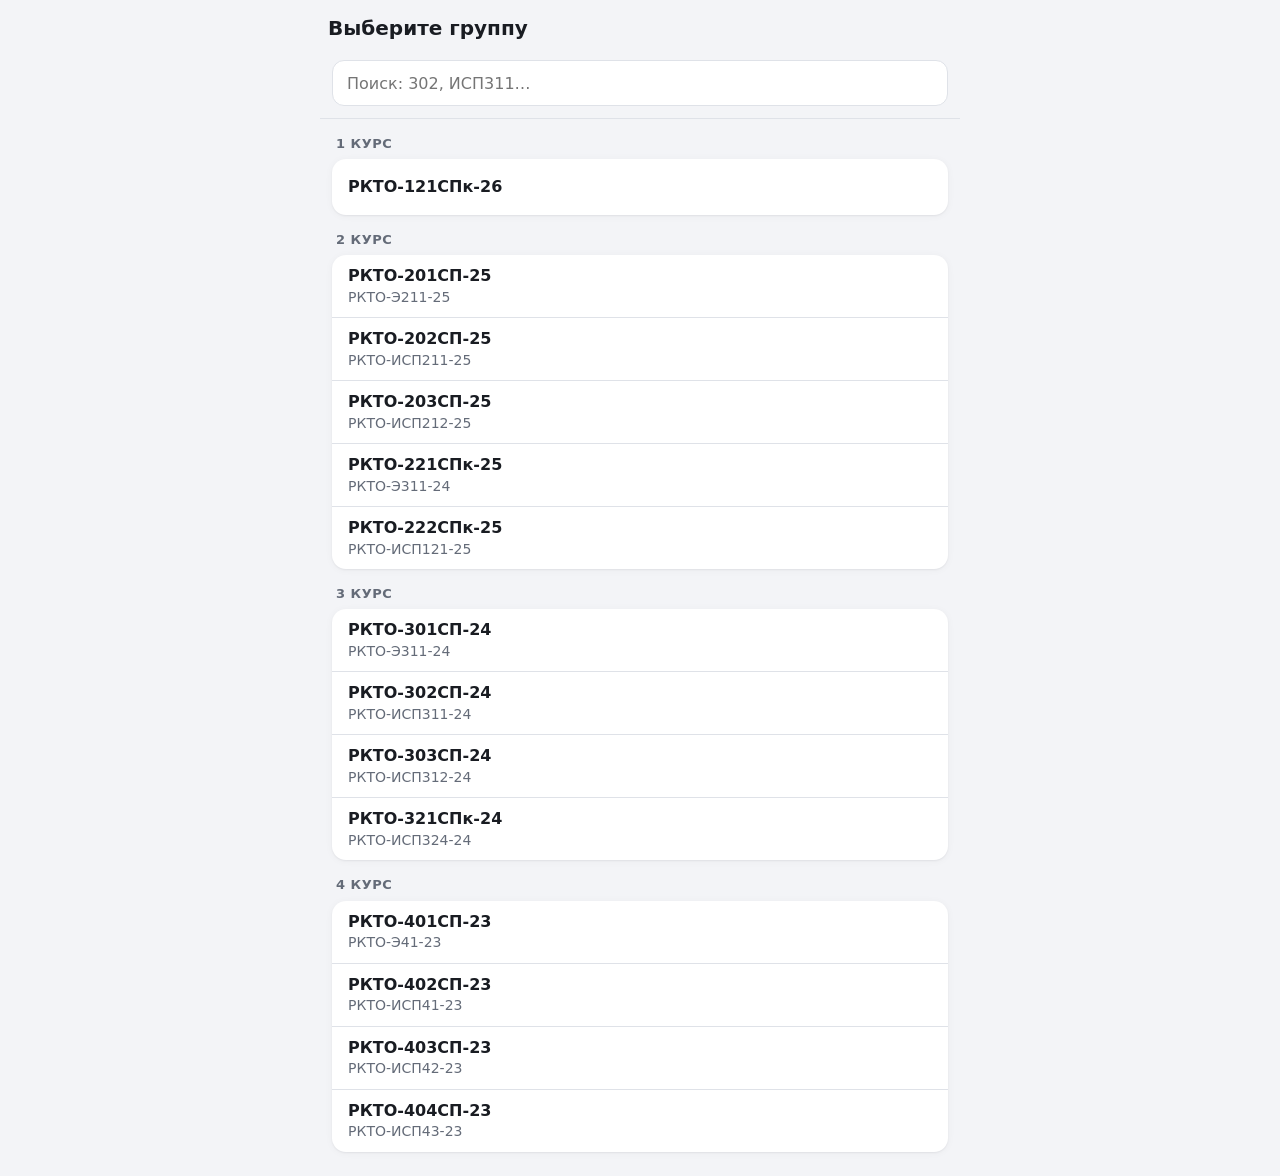
<file: index.html>
<!doctype html>
<html lang="ru">
<head>
  <meta charset="utf-8">
  <!-- viewport-fit=cover: рисуем до краёв экрана iPhone, отступы под "чёлку" — в style.css -->
  <meta name="viewport" content="width=device-width, initial-scale=1, viewport-fit=cover">
  <meta name="color-scheme" content="light dark">
  <title>Расписание</title>

  <!-- Веб-версия (PWA). В APK этих файлов нет — браузер WebView просто пропустит ссылки -->
  <link rel="manifest" href="manifest.webmanifest">
  <link rel="apple-touch-icon" href="icons/icon-180.png">
  <link rel="icon" type="image/png" sizes="192x192" href="icons/icon-192.png">
  <!-- iPhone: при запуске с экрана "Домой" — без адресной строки Safari -->
  <meta name="apple-mobile-web-app-capable" content="yes">
  <meta name="mobile-web-app-capable" content="yes">
  <meta name="apple-mobile-web-app-title" content="Расписание">
  <!-- Строка состояния iOS: "default" — iOS сам рисует её светлой/тёмной под тему системы.
       ("black-translucent" дал бы всегда белый текст — на светлой теме его не видно) -->
  <meta name="apple-mobile-web-app-status-bar-style" content="default">
  <meta name="theme-color" content="#F3F4F7" media="(prefers-color-scheme: light)">
  <meta name="theme-color" content="#101217" media="(prefers-color-scheme: dark)">
  <meta name="format-detection" content="telephone=no">

  <link rel="stylesheet" href="style.css">
</head>
<body>
  <!-- Всё содержимое рисует app.js: один экран за раз -->
  <div id="app"></div>
  <div id="toast" class="toast" role="status" hidden></div>

  <!-- Порядок важен: логика -> данные -> интерфейс -->
  <script src="core.js"></script>
  <script src="schedule-data.js"></script>
  <script src="app.js"></script>
</body>
</html>
</file>
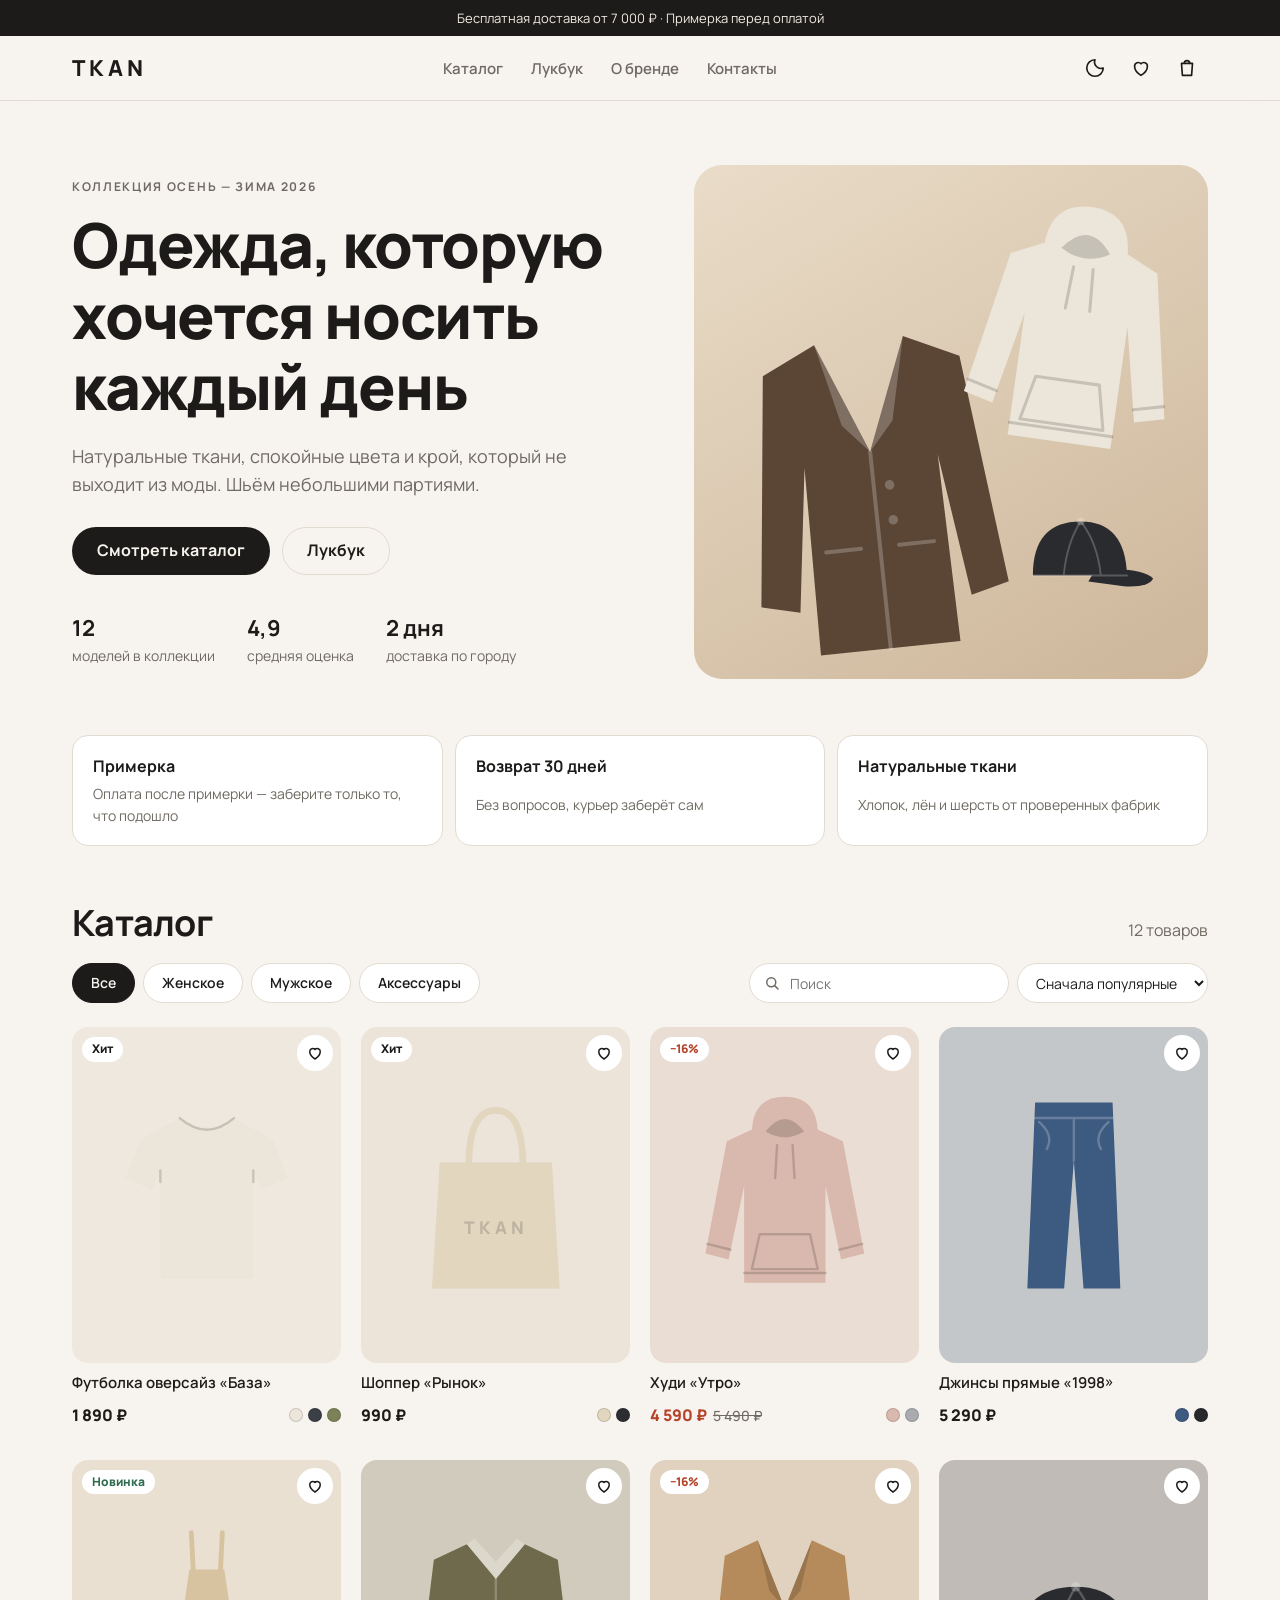
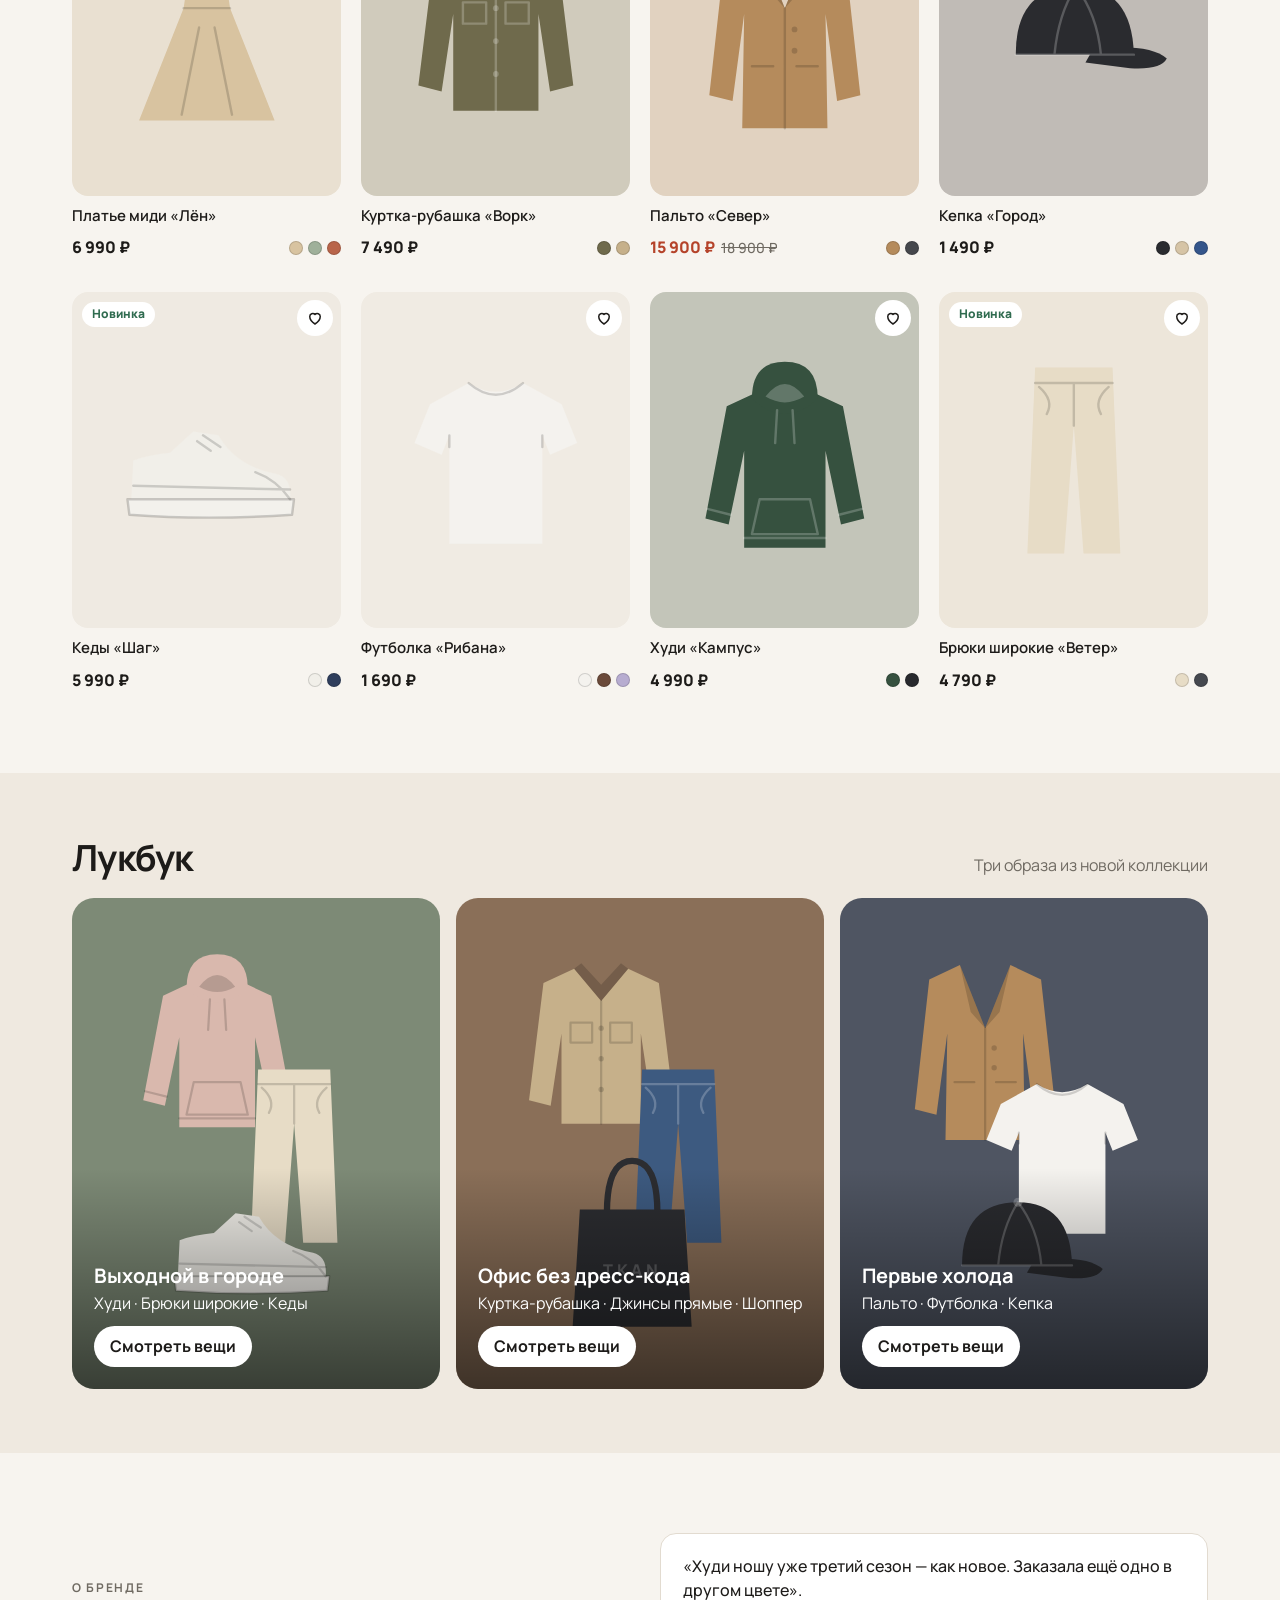
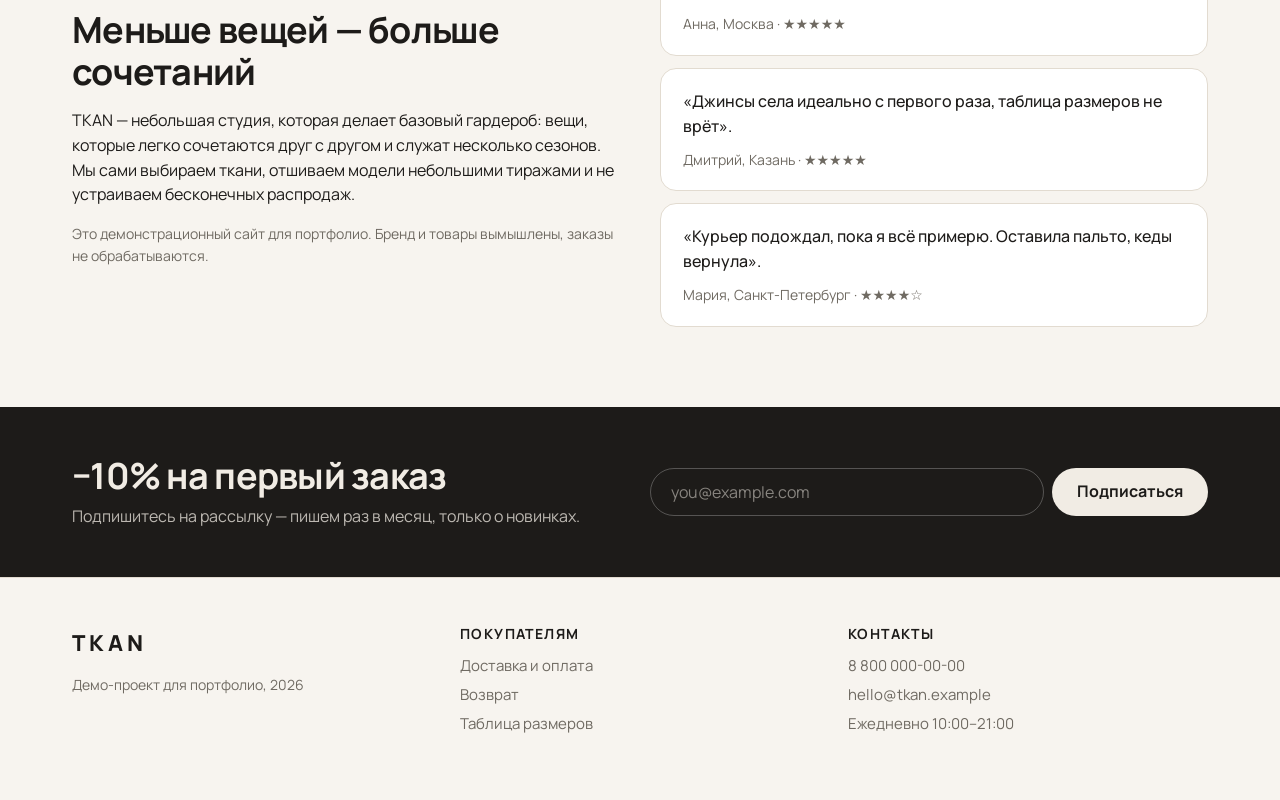
<file: shop/index.html>
<!doctype html>
<html lang="ru">
<head>
  <meta charset="utf-8">
  <meta name="viewport" content="width=device-width, initial-scale=1">
  <meta name="color-scheme" content="light dark">
  <meta name="description" content="TKAN — демо онлайн-магазина одежды для портфолио">
  <title>TKAN — магазин одежды</title>

  <link rel="preconnect" href="https://fonts.googleapis.com">
  <link rel="preconnect" href="https://fonts.gstatic.com" crossorigin>
  <link rel="stylesheet" href="https://fonts.googleapis.com/css2?family=Manrope:wght@400;500;600;700;800&display=swap">
  <link rel="stylesheet" href="style.css">
</head>
<body>
  <div class="promo">Бесплатная доставка от 7 000 ₽ · Примерка перед оплатой</div>

  <header class="header">
    <div class="wrap header__row">
      <a class="logo" href="#top">TKAN</a>
      <nav class="nav" aria-label="Разделы">
        <a href="#catalog">Каталог</a>
        <a href="#lookbook">Лукбук</a>
        <a href="#about">О бренде</a>
        <a href="#contacts">Контакты</a>
      </nav>
      <div class="header__actions">
        <button class="icon-btn" id="themeBtn" type="button" aria-label="Сменить тему">
          <svg viewBox="0 0 24 24" aria-hidden="true"><path d="M12 3a9 9 0 1 0 9 9 7 7 0 0 1-9-9Z"/></svg>
        </button>
        <button class="icon-btn" id="favBtn" type="button" aria-label="Избранное">
          <svg viewBox="0 0 24 24" aria-hidden="true"><path d="M12 20s-7-4.4-7-10a4 4 0 0 1 7-2.6A4 4 0 0 1 19 10c0 5.6-7 10-7 10Z"/></svg>
          <span class="badge" id="favCount" hidden>0</span>
        </button>
        <button class="icon-btn" id="cartBtn" type="button" aria-label="Корзина">
          <svg viewBox="0 0 24 24" aria-hidden="true"><path d="M6 7h12l-1 13H7L6 7Z"/><path d="M9 7a3 3 0 0 1 6 0"/></svg>
          <span class="badge" id="cartCount" hidden>0</span>
        </button>
      </div>
    </div>
  </header>

  <main id="top">
    <section class="hero">
      <div class="wrap hero__grid">
        <div class="hero__text">
          <p class="eyebrow">Коллекция осень — зима 2026</p>
          <h1>Одежда, которую хочется носить каждый день</h1>
          <p class="lead">Натуральные ткани, спокойные цвета и крой, который не выходит из моды. Шьём небольшими партиями.</p>
          <div class="hero__cta">
            <a class="btn btn--primary" href="#catalog">Смотреть каталог</a>
            <a class="btn btn--ghost" href="#lookbook">Лукбук</a>
          </div>
          <ul class="hero__stats">
            <li><b>12</b> моделей в коллекции</li>
            <li><b>4,9</b> средняя оценка</li>
            <li><b>2 дня</b> доставка по городу</li>
          </ul>
        </div>
        <div class="hero__art" id="heroArt" aria-hidden="true"></div>
      </div>
    </section>

    <section class="features wrap" aria-label="Преимущества">
      <div class="feature"><b>Примерка</b><span>Оплата после примерки — заберите только то, что подошло</span></div>
      <div class="feature"><b>Возврат 30 дней</b><span>Без вопросов, курьер заберёт сам</span></div>
      <div class="feature"><b>Натуральные ткани</b><span>Хлопок, лён и шерсть от проверенных фабрик</span></div>
    </section>

    <section class="catalog wrap" id="catalog">
      <div class="section-head">
        <h2>Каталог</h2>
        <p class="muted" id="resultCount"></p>
      </div>

      <div class="toolbar">
        <div class="chips" id="catChips" role="tablist" aria-label="Категории"></div>
        <div class="toolbar__right">
          <label class="search">
            <svg viewBox="0 0 24 24" aria-hidden="true"><circle cx="11" cy="11" r="6"/><path d="m20 20-4.5-4.5"/></svg>
            <input id="searchInput" type="search" placeholder="Поиск" aria-label="Поиск по каталогу">
          </label>
          <select id="sortSelect" aria-label="Сортировка">
            <option value="popular">Сначала популярные</option>
            <option value="price-asc">Сначала дешевле</option>
            <option value="price-desc">Сначала дороже</option>
            <option value="sale">Со скидкой</option>
          </select>
        </div>
      </div>

      <div class="grid" id="productGrid"></div>
      <p class="empty" id="emptyState" hidden>Ничего не нашлось. Попробуйте другой запрос или категорию.</p>
    </section>

    <section class="lookbook" id="lookbook">
      <div class="wrap">
        <div class="section-head">
          <h2>Лукбук</h2>
          <p class="muted">Три образа из новой коллекции</p>
        </div>
        <div class="looks" id="looks"></div>
      </div>
    </section>

    <section class="about wrap" id="about">
      <div class="about__text">
        <p class="eyebrow">О бренде</p>
        <h2>Меньше вещей — больше сочетаний</h2>
        <p>TKAN — небольшая студия, которая делает базовый гардероб: вещи, которые легко сочетаются друг с другом и служат несколько сезонов. Мы сами выбираем ткани, отшиваем модели небольшими тиражами и не устраиваем бесконечных распродаж.</p>
        <p class="muted small">Это демонстрационный сайт для портфолио. Бренд и товары вымышлены, заказы не обрабатываются.</p>
      </div>
      <div class="reviews">
        <figure class="review">
          <blockquote>«Худи ношу уже третий сезон — как новое. Заказала ещё одно в другом цвете».</blockquote>
          <figcaption>Анна, Москва · ★★★★★</figcaption>
        </figure>
        <figure class="review">
          <blockquote>«Джинсы села идеально с первого раза, таблица размеров не врёт».</blockquote>
          <figcaption>Дмитрий, Казань · ★★★★★</figcaption>
        </figure>
        <figure class="review">
          <blockquote>«Курьер подождал, пока я всё примерю. Оставила пальто, кеды вернула».</blockquote>
          <figcaption>Мария, Санкт-Петербург · ★★★★☆</figcaption>
        </figure>
      </div>
    </section>

    <section class="subscribe">
      <div class="wrap subscribe__row">
        <div>
          <h2>−10% на первый заказ</h2>
          <p>Подпишитесь на рассылку — пишем раз в месяц, только о новинках.</p>
        </div>
        <form class="subscribe__form" id="subscribeForm">
          <input type="email" required placeholder="you@example.com" aria-label="Электронная почта">
          <button class="btn btn--light" type="submit">Подписаться</button>
        </form>
      </div>
    </section>
  </main>

  <footer class="footer" id="contacts">
    <div class="wrap footer__grid">
      <div>
        <a class="logo" href="#top">TKAN</a>
        <p class="muted small">Демо-проект для портфолио, 2026</p>
      </div>
      <div>
        <h3>Покупателям</h3>
        <ul><li>Доставка и оплата</li><li>Возврат</li><li>Таблица размеров</li></ul>
      </div>
      <div>
        <h3>Контакты</h3>
        <ul><li>8 800 000-00-00</li><li>hello@tkan.example</li><li>Ежедневно 10:00–21:00</li></ul>
      </div>
    </div>
  </footer>

  <!-- Карточка товара -->
  <dialog class="modal" id="productModal" aria-labelledby="pmTitle">
    <button class="modal__close" type="button" data-close aria-label="Закрыть">×</button>
    <div class="pm" id="pmBody"></div>
  </dialog>

  <!-- Корзина: боковая панель -->
  <dialog class="drawer" id="cartDrawer" aria-labelledby="cartTitle">
    <div class="drawer__head">
      <h2 id="cartTitle">Корзина</h2>
      <button class="modal__close" type="button" data-close aria-label="Закрыть">×</button>
    </div>
    <div class="drawer__body" id="cartBody"></div>
    <div class="drawer__foot" id="cartFoot"></div>
  </dialog>

  <!-- Оформление заказа (демо: ничего не отправляется) -->
  <dialog class="modal modal--narrow" id="checkoutModal" aria-labelledby="coTitle">
    <button class="modal__close" type="button" data-close aria-label="Закрыть">×</button>
    <div id="checkoutBody"></div>
  </dialog>

  <div class="toast" id="toast" role="status" hidden></div>

  <script src="data.js"></script>
  <script src="app.js"></script>
</body>
</html>
</file>
<file: style.css>
/*
 * style.css — внешний вид.
 * Все цвета заданы переменными (токенами) в :root. Тёмная тема просто
 * переопределяет эти переменные — сами правила ниже не меняются.
 */

:root {
  --bg: #f3f4f7;
  --surface: #ffffff;
  --surface-2: #eceef3;
  --text: #191c22;
  --muted: #646b78;
  --line: #dfe2e8;
  --accent: #2f5bd3;
  --accent-text: #ffffff;
  --accent-soft: #e5ecfc;

  /* Неделя: верхняя — синяя, нижняя — оранжевая, обе — нейтральная */
  --upper: #2f6fde;
  --upper-soft: #e3edfd;
  --lower: #c86a12;
  --lower-soft: #fcefe2;
  --both: #b8bdc7;

  /* Типы занятий */
  --lk: #6d4fd0;   --lk-soft: #eee9fc;
  --pz: #13875a;   --pz-soft: #e1f4ec;
  --kp: #b4441c;   --kp-soft: #fbe9e2;

  --now: #13875a;
  --warn: #a15c00;
  --warn-soft: #fff4dc;

  --radius: 14px;
  --shadow: 0 1px 2px rgba(20, 24, 33, .06), 0 1px 8px rgba(20, 24, 33, .04);
  color-scheme: light;
}

/* Тёмная тема: по системе, если пользователь не выбрал светлую вручную */
@media (prefers-color-scheme: dark) {
  :root:not([data-theme="light"]) {
    --bg: #101217;
    --surface: #1a1d24;
    --surface-2: #242832;
    --text: #e9ebf0;
    --muted: #9ca3b0;
    --line: #2c313b;
    --accent: #7ea3ff;
    --accent-text: #0d1220;
    --accent-soft: #1f2a45;
    --upper: #74a5ff;  --upper-soft: #1c2840;
    --lower: #f2a65e;  --lower-soft: #3a2a1a;
    --both: #4a505c;
    --lk: #b5a0ff;  --lk-soft: #2a2442;
    --pz: #5fd3a0;  --pz-soft: #173328;
    --kp: #ff9d78;  --kp-soft: #3a2219;
    --now: #5fd3a0;
    --warn: #f2c063;  --warn-soft: #3a2f16;
    --shadow: none;
    color-scheme: dark;
  }
}
:root[data-theme="dark"] {
  --bg: #101217;
  --surface: #1a1d24;
  --surface-2: #242832;
  --text: #e9ebf0;
  --muted: #9ca3b0;
  --line: #2c313b;
  --accent: #7ea3ff;
  --accent-text: #0d1220;
  --accent-soft: #1f2a45;
  --upper: #74a5ff;  --upper-soft: #1c2840;
  --lower: #f2a65e;  --lower-soft: #3a2a1a;
  --both: #4a505c;
  --lk: #b5a0ff;  --lk-soft: #2a2442;
  --pz: #5fd3a0;  --pz-soft: #173328;
  --kp: #ff9d78;  --kp-soft: #3a2219;
  --now: #5fd3a0;
  --warn: #f2c063;  --warn-soft: #3a2f16;
  --shadow: none;
  color-scheme: dark;
}

* { box-sizing: border-box; }

/*
 * Безопасные зоны iPhone: env(safe-area-inset-*) — высота "чёлки" сверху,
 * полоски "домой" снизу, выреза сбоку в альбомной ориентации.
 * На Android и компьютере они равны 0, так что ничего не меняется.
 */
:root {
  --safe-top: env(safe-area-inset-top, 0px);
  --safe-bottom: env(safe-area-inset-bottom, 0px);
  --safe-left: env(safe-area-inset-left, 0px);
  --safe-right: env(safe-area-inset-right, 0px);
}

html, body {
  margin: 0;
  background: var(--bg);
  color: var(--text);
  font: 16px/1.4 system-ui, -apple-system, "Roboto", "Segoe UI", sans-serif;
  -webkit-tap-highlight-color: transparent;
  -webkit-text-size-adjust: 100%;
  touch-action: manipulation;      /* без масштабирования двойным нажатием */
  overscroll-behavior-y: none;     /* без "резинки", которая уводит шапку */
}

#app {
  max-width: 640px;
  margin: 0 auto;
  min-height: 100vh;
  padding-left: var(--safe-left);
  padding-right: var(--safe-right);
}

button {
  font: inherit;
  color: inherit;
  background: none;
  border: 0;
  padding: 0;
  cursor: pointer;
}

svg.icon { width: 24px; height: 24px; fill: none; stroke: currentColor; stroke-width: 2;
  stroke-linecap: round; stroke-linejoin: round; flex: none; }
svg.icon-sm { width: 16px; height: 16px; }

/* ---------- Шапка ---------- */

.top {
  position: sticky;
  top: 0;
  z-index: 10;
  background: var(--bg);
  border-bottom: 1px solid var(--line);
  padding-top: var(--safe-top);   /* шапка начинается под строкой состояния */
}

.appbar {
  display: flex;
  align-items: center;
  gap: 4px;
  min-height: 56px;
  padding: 4px 4px 4px 8px;
}
.appbar h1 {
  flex: 1;
  margin: 0;
  font-size: 20px;
  font-weight: 600;
}

.icon-btn {
  width: 44px;
  height: 44px;
  display: grid;
  place-items: center;
  border-radius: 50%;
  color: var(--text);
}
.icon-btn:active { background: var(--surface-2); }

.group-btn {
  flex: 1;
  min-width: 0;
  display: flex;
  align-items: center;
  gap: 4px;
  padding: 8px;
  border-radius: 10px;
  text-align: left;
}
.group-btn:active { background: var(--surface-2); }
.group-btn .name {
  font-size: 20px;
  font-weight: 650;
  white-space: nowrap;
  overflow: hidden;
  text-overflow: ellipsis;
}
.group-btn .icon { color: var(--muted); width: 20px; height: 20px; }

/* ---------- Неделя ---------- */

.weekbar {
  display: flex;
  align-items: center;
  padding: 0 4px;
}
.weekbar-center {
  flex: 1;
  display: flex;
  flex-direction: column;
  align-items: center;
  gap: 4px;
}
.week-range { font-weight: 600; }

.week-chip {
  display: inline-flex;
  align-items: center;
  gap: 6px;
  padding: 4px 12px;
  border-radius: 999px;
  font-size: 14px;
  font-weight: 600;
}
.week-chip.UPPER { background: var(--upper-soft); color: var(--upper); }
.week-chip.LOWER { background: var(--lower-soft); color: var(--lower); }
.week-chip .manual { font-weight: 400; opacity: .8; }

/* ---------- Дни ---------- */

.days {
  display: grid;
  grid-template-columns: repeat(6, 1fr);
  gap: 4px;
  padding: 8px 8px 10px;
}
.day {
  display: flex;
  flex-direction: column;
  align-items: center;
  gap: 1px;
  padding: 6px 0 4px;
  border-radius: 12px;
  color: var(--muted);
}
.day .dname { font-size: 13px; }
.day .dnum { font-size: 18px; font-weight: 600; color: var(--text); }
.day .dot { width: 5px; height: 5px; border-radius: 50%; background: transparent; margin-top: 2px; }
.day .dot.has { background: var(--muted); }
.day.today .dnum { color: var(--accent); }
.day.selected { background: var(--accent); color: var(--accent-text); }
.day.selected .dnum { color: var(--accent-text); }
.day.selected .dot.has { background: var(--accent-text); }

/* ---------- Содержимое дня ---------- */

.content {
  padding: 12px 12px calc(96px + var(--safe-bottom));
}
.content.slide-next { animation: slide-next .22s ease-out; }
.content.slide-prev { animation: slide-prev .22s ease-out; }
@keyframes slide-next { from { opacity: .3; transform: translateX(24px); } }
@keyframes slide-prev { from { opacity: .3; transform: translateX(-24px); } }

.day-title {
  margin: 4px 4px 12px;
  font-size: 15px;
  font-weight: 600;
  color: var(--muted);
}
.day-title .tag {
  margin-left: 6px;
  padding: 2px 8px;
  border-radius: 999px;
  background: var(--accent-soft);
  color: var(--accent);
  font-size: 12px;
}

/* ---------- Карточка пары ---------- */

.card {
  display: flex;
  gap: 12px;
  margin-bottom: 10px;
  padding: 12px 14px 12px 10px;
  background: var(--surface);
  border-radius: var(--radius);
  border-left: 5px solid var(--both);
  box-shadow: var(--shadow);
}
.card.UPPER { border-left-color: var(--upper); }
.card.LOWER { border-left-color: var(--lower); }
.card.future { opacity: .55; border-left-style: dashed; }
.card.now { outline: 2px solid var(--now); outline-offset: -1px; }

.card-time {
  flex: none;
  width: 46px;
  text-align: center;
  font-variant-numeric: tabular-nums;
}
.card-time .num {
  font-size: 22px;
  font-weight: 700;
  line-height: 1.1;
}
.card-time .t { font-size: 13px; }
.card-time .t.end { color: var(--muted); }

.card-body { flex: 1; min-width: 0; }
.card-tags { display: flex; flex-wrap: wrap; gap: 6px; margin-bottom: 4px; }
.subject {
  font-size: 16px;
  font-weight: 600;
  line-height: 1.3;
  overflow-wrap: anywhere;
}
.meta {
  display: flex;
  flex-wrap: wrap;
  gap: 2px 14px;
  margin-top: 6px;
  color: var(--muted);
  font-size: 14px;
}
.meta span { display: inline-flex; align-items: center; gap: 4px; }
.note { margin-top: 6px; font-size: 14px; color: var(--muted); }

.chip {
  display: inline-flex;
  align-items: center;
  gap: 4px;
  padding: 2px 8px;
  border-radius: 6px;
  font-size: 12px;
  font-weight: 600;
  background: var(--surface-2);
  color: var(--muted);
}
.chip.lk { background: var(--lk-soft); color: var(--lk); }
.chip.pz { background: var(--pz-soft); color: var(--pz); }
.chip.kp { background: var(--kp-soft); color: var(--kp); }
.chip.UPPER { background: var(--upper-soft); color: var(--upper); }
.chip.LOWER { background: var(--lower-soft); color: var(--lower); }
.chip.now { background: var(--now); color: var(--surface); }
.chip.soon { background: var(--accent-soft); color: var(--accent); }
.chip.date { background: transparent; border: 1px solid var(--line); font-weight: 500; }

.warning {
  display: flex;
  gap: 6px;
  margin-top: 8px;
  padding: 6px 8px;
  border-radius: 8px;
  background: var(--warn-soft);
  color: var(--warn);
  font-size: 13px;
}

.gap {
  margin: 0 0 10px 60px;
  padding: 6px 0;
  color: var(--muted);
  font-size: 13px;
  border-top: 1px dashed var(--line);
  border-bottom: 1px dashed var(--line);
}

.empty {
  margin-top: 48px;
  text-align: center;
  color: var(--muted);
}
.empty .big { font-size: 44px; line-height: 1; margin-bottom: 12px; }
.empty .title { font-size: 18px; font-weight: 600; color: var(--text); margin-bottom: 4px; }

.fab {
  position: fixed;
  left: 50%;
  bottom: calc(20px + var(--safe-bottom));
  transform: translateX(-50%);
  z-index: 20;
  display: inline-flex;
  align-items: center;
  gap: 6px;
  padding: 12px 20px;
  border-radius: 999px;
  background: var(--accent);
  color: var(--accent-text);
  font-weight: 600;
  box-shadow: 0 4px 16px rgba(0, 0, 0, .2);
}

/* ---------- Списки, поиск, настройки ---------- */

.search-box {
  padding: 4px 12px 12px;
}
.search-box input {
  width: 100%;
  height: 46px;
  padding: 0 14px;
  border: 1px solid var(--line);
  border-radius: 12px;
  background: var(--surface);
  color: var(--text);
  font: inherit;
  outline: none;
}
.search-box input:focus { border-color: var(--accent); }

.section-title {
  margin: 16px 16px 6px;
  font-size: 13px;
  font-weight: 600;
  text-transform: uppercase;
  letter-spacing: .04em;
  color: var(--muted);
}

.list {
  margin: 0 12px;
  background: var(--surface);
  border-radius: var(--radius);
  overflow: hidden;
  box-shadow: var(--shadow);
}
.row {
  display: flex;
  align-items: center;
  gap: 12px;
  width: 100%;
  min-height: 56px;
  padding: 10px 16px;
  text-align: left;
  border-bottom: 1px solid var(--line);
}
.row:last-child { border-bottom: 0; }
button.row:active { background: var(--surface-2); }
.row .grow { flex: 1; min-width: 0; }
.row .title { font-weight: 600; }
.row .sub { color: var(--muted); font-size: 14px; }
.row .check { color: var(--accent); }
.row .value { color: var(--muted); font-size: 14px; text-align: right; }

.hint {
  margin: 8px 16px 0;
  color: var(--muted);
  font-size: 13px;
}

.segmented {
  display: flex;
  padding: 3px;
  border-radius: 10px;
  background: var(--surface-2);
}
.segmented button {
  flex: 1;
  padding: 7px 10px;
  border-radius: 8px;
  font-size: 14px;
  color: var(--muted);
  white-space: nowrap;
}
.segmented button.on {
  background: var(--surface);
  color: var(--text);
  font-weight: 600;
  box-shadow: var(--shadow);
}
.row .segmented { flex: none; }

.row input[type="date"] {
  padding: 6px 8px;
  border: 1px solid var(--line);
  border-radius: 8px;
  background: var(--surface);
  color: var(--text);
  font: inherit;
}

/* Переключатель (checkbox в виде тумблера) */
.switch { position: relative; flex: none; width: 50px; height: 30px; }
.switch input { position: absolute; opacity: 0; width: 100%; height: 100%; margin: 0; cursor: pointer; }
.switch .track {
  position: absolute; inset: 0; border-radius: 999px; background: var(--both);
  transition: background .15s;
}
.switch .track::after {
  content: ""; position: absolute; top: 3px; left: 3px; width: 24px; height: 24px;
  border-radius: 50%; background: #fff; transition: transform .15s;
}
.switch input:checked + .track { background: var(--accent); }
.switch input:checked + .track::after { transform: translateX(20px); }

.btn {
  display: block;
  width: calc(100% - 24px);
  margin: 12px;
  padding: 13px;
  border-radius: 12px;
  background: var(--accent-soft);
  color: var(--accent);
  font-weight: 600;
  text-align: center;
}

.result-when { font-size: 13px; color: var(--muted); display: flex; flex-wrap: wrap; gap: 6px; align-items: center; }
.row.gone { opacity: .5; }

.toast {
  position: fixed;
  left: 50%;
  bottom: calc(84px + var(--safe-bottom));
  transform: translateX(-50%);
  z-index: 30;
  width: max-content;
  max-width: calc(100% - 32px);
  padding: 10px 16px;
  border-radius: 10px;
  background: var(--text);
  color: var(--bg);
  font-size: 14px;
  text-align: center;
}

.fatal { padding: 32px 20px; text-align: center; }

/* Подсказка "Установите на iPhone" */
.install-hint {
  position: relative;
  margin: 0 0 12px;
  padding: 12px 40px 12px 14px;
  border-radius: var(--radius);
  background: var(--accent-soft);
  color: var(--text);
  font-size: 14px;
}
.install-hint b { color: var(--accent); }
.install-hint .share {
  display: inline-block;
  vertical-align: -3px;
  width: 18px;
  height: 18px;
  color: var(--accent);
}
.install-hint .close {
  position: absolute;
  top: 4px;
  right: 4px;
  width: 36px;
  height: 36px;
  border-radius: 50%;
  color: var(--muted);
  font-size: 20px;
}
</file>
<file: shop/style.css>
/*
 * style.css — оформление демо-магазина.
 * Цвета — переменные в :root; тёмная тема переопределяет только их.
 */

:root {
  --bg: #f7f4ef;
  --surface: #ffffff;
  --surface-2: #efe9e0;
  --text: #1d1b19;
  --muted: #6f6a62;
  --line: #e2dbd0;
  --accent: #1d1b19;
  --accent-text: #f7f4ef;
  --sale: #b5432a;
  --new: #2f6b4f;
  --promo-bg: #1d1b19;
  --promo-text: #f1ece4;
  --radius: 16px;
  --shadow: 0 10px 30px rgba(40, 30, 20, .08);
  color-scheme: light;
}

@media (prefers-color-scheme: dark) {
  :root:not([data-theme="light"]) {
    --bg: #141312;
    --surface: #1d1c1a;
    --surface-2: #272522;
    --text: #f1ece4;
    --muted: #a39d93;
    --line: #34312d;
    --accent: #f1ece4;
    --accent-text: #141312;
    --sale: #e07a5f;
    --new: #7fbf9c;
    --promo-bg: #2a2724;
    --promo-text: #f1ece4;
    --shadow: 0 10px 30px rgba(0, 0, 0, .35);
    color-scheme: dark;
  }
}
:root[data-theme="dark"] {
  --bg: #141312;
  --surface: #1d1c1a;
  --surface-2: #272522;
  --text: #f1ece4;
  --muted: #a39d93;
  --line: #34312d;
  --accent: #f1ece4;
  --accent-text: #141312;
  --sale: #e07a5f;
  --new: #7fbf9c;
  --promo-bg: #2a2724;
  --promo-text: #f1ece4;
  --shadow: 0 10px 30px rgba(0, 0, 0, .35);
  color-scheme: dark;
}

* { box-sizing: border-box; }
html { scroll-behavior: smooth; scroll-padding-top: 80px; }
body {
  margin: 0;
  background: var(--bg);
  color: var(--text);
  font: 16px/1.55 Manrope, system-ui, -apple-system, "Segoe UI", Roboto, sans-serif;
  -webkit-font-smoothing: antialiased;
}
img, svg { display: block; }
a { color: inherit; }
button, input, select { font: inherit; color: inherit; }
h1, h2, h3 { line-height: 1.15; margin: 0; letter-spacing: -.02em; }
h2 { font-size: clamp(26px, 4vw, 36px); }

.wrap { max-width: 1200px; margin: 0 auto; padding: 0 16px; }
@media (min-width: 720px) { .wrap { padding: 0 32px; } }
.muted { color: var(--muted); }
.small { font-size: 14px; }
.eyebrow { text-transform: uppercase; letter-spacing: .14em; font-size: 12px; font-weight: 700; color: var(--muted); margin: 0 0 12px; }

/* ---------- Кнопки ---------- */
.btn {
  display: inline-flex; align-items: center; justify-content: center; gap: 8px;
  min-height: 48px; padding: 0 24px; border-radius: 999px;
  border: 1px solid transparent; font-weight: 700; text-decoration: none; cursor: pointer;
  transition: transform .15s, background .15s, opacity .15s;
}
.btn:active { transform: scale(.98); }
.btn:disabled { opacity: .45; cursor: not-allowed; }
.badge[hidden] { display: none; }
.btn--primary { background: var(--accent); color: var(--accent-text); }
.btn--primary:hover:not(:disabled) { opacity: .88; }
.btn--ghost { border-color: var(--line); background: transparent; }
.btn--ghost:hover { background: var(--surface-2); }
.btn--light { background: var(--promo-text); color: var(--promo-bg); }
.btn--block { width: 100%; }

.icon-btn {
  position: relative; width: 42px; height: 42px; border-radius: 50%;
  border: 0; background: transparent; cursor: pointer; display: grid; place-items: center;
}
.icon-btn:hover { background: var(--surface-2); }
.icon-btn svg { width: 22px; height: 22px; fill: none; stroke: currentColor; stroke-width: 1.8; stroke-linejoin: round; stroke-linecap: round; }
.badge {
  position: absolute; top: 2px; right: 0; min-width: 18px; height: 18px; padding: 0 5px;
  border-radius: 9px; background: var(--sale); color: #fff; font-size: 11px; font-weight: 800;
  display: grid; place-items: center;
}

/* ---------- Шапка ---------- */
.promo { background: var(--promo-bg); color: var(--promo-text); text-align: center; font-size: 13px; padding: 8px 16px; }
.header {
  position: sticky; top: 0; z-index: 20;
  background: color-mix(in srgb, var(--bg) 88%, transparent);
  backdrop-filter: blur(12px); -webkit-backdrop-filter: blur(12px);
  border-bottom: 1px solid var(--line);
}
.header__row { display: flex; align-items: center; gap: 24px; height: 64px; }
.logo { font-weight: 800; font-size: 22px; letter-spacing: .18em; text-decoration: none; }
.nav { display: none; gap: 28px; margin: 0 auto; }
.nav a { text-decoration: none; font-weight: 600; font-size: 15px; color: var(--muted); }
.nav a:hover { color: var(--text); }
.header__actions { display: flex; gap: 4px; margin-left: auto; }
@media (min-width: 860px) { .nav { display: flex; } .header__actions { margin-left: 0; } }

/* ---------- Первый экран ---------- */
.hero { padding: 40px 0 24px; }
.hero__grid { display: grid; gap: 32px; align-items: center; }
.hero h1 { font-size: clamp(34px, 6vw, 62px); font-weight: 800; }
.lead { font-size: 18px; color: var(--muted); max-width: 520px; margin: 20px 0 28px; }
.hero__cta { display: flex; flex-wrap: wrap; gap: 12px; }
.hero__stats { list-style: none; padding: 0; margin: 36px 0 0; display: flex; flex-wrap: wrap; gap: 12px 32px; color: var(--muted); font-size: 14px; }
.hero__stats b { display: block; color: var(--text); font-size: 22px; }
.hero__art {
  position: relative; aspect-ratio: 1 / 1; border-radius: 28px; overflow: hidden;
  background: linear-gradient(150deg, #e9dcc8, #cdb69a);
}
.hero__art svg { position: absolute; }
.hero__art .h1 { width: 62%; left: 4%; bottom: 4%; transform: rotate(-6deg); }
.hero__art .h2 { width: 48%; right: 2%; top: 6%; transform: rotate(8deg); }
.hero__art .h3 { width: 30%; right: 10%; bottom: 8%; }
@media (min-width: 860px) {
  .hero { padding: 64px 0 40px; }
  .hero__grid { grid-template-columns: 1.1fr 1fr; gap: 56px; }
}

.features { display: grid; gap: 12px; margin: 16px auto 56px; }
.feature { background: var(--surface); border: 1px solid var(--line); border-radius: var(--radius); padding: 18px 20px; display: grid; gap: 4px; }
.feature span { color: var(--muted); font-size: 14px; }
@media (min-width: 720px) { .features { grid-template-columns: repeat(3, 1fr); } }

/* ---------- Каталог ---------- */
.section-head { display: flex; flex-wrap: wrap; align-items: baseline; justify-content: space-between; gap: 8px; margin-bottom: 20px; }
.section-head p { margin: 0; }
.toolbar { display: flex; flex-wrap: wrap; gap: 12px; justify-content: space-between; margin-bottom: 24px; }
.toolbar__right { display: flex; gap: 8px; flex: 1 1 320px; justify-content: flex-end; }
.chips { display: flex; flex-wrap: wrap; gap: 8px; }
.chip {
  height: 40px; padding: 0 18px; border-radius: 999px; border: 1px solid var(--line);
  background: var(--surface); cursor: pointer; font-weight: 600; font-size: 14px;
}
.chip[aria-selected="true"] { background: var(--accent); color: var(--accent-text); border-color: var(--accent); }
.search { position: relative; flex: 1 1 160px; max-width: 260px; }
.search svg { position: absolute; left: 14px; top: 50%; translate: 0 -50%; width: 18px; height: 18px; fill: none; stroke: var(--muted); stroke-width: 2; stroke-linecap: round; }
.search input, .toolbar select {
  width: 100%; height: 40px; border-radius: 999px; border: 1px solid var(--line);
  background: var(--surface); padding: 0 16px 0 40px; font-size: 14px;
}
.toolbar select { width: auto; padding: 0 14px; cursor: pointer; }
.search input:focus, .toolbar select:focus, .field input:focus, .field textarea:focus { outline: 2px solid var(--text); outline-offset: 1px; }

.grid { display: grid; grid-template-columns: repeat(2, minmax(0, 1fr)); gap: 24px 14px; }
@media (min-width: 720px) { .grid { grid-template-columns: repeat(3, minmax(0, 1fr)); gap: 32px 20px; } }
@media (min-width: 1060px) { .grid { grid-template-columns: repeat(4, minmax(0, 1fr)); } }

.card { position: relative; display: flex; flex-direction: column; gap: 10px; }
.card__media {
  position: relative; aspect-ratio: 4 / 5; border-radius: var(--radius); overflow: hidden;
  border: 0; padding: 0; cursor: pointer; width: 100%;
  display: grid; place-items: center; transition: transform .25s;
}
.card__media svg { width: 72%; transition: transform .35s; }
.card:hover .card__media svg { transform: scale(1.05) rotate(-2deg); }
.card__tag {
  position: absolute; top: 10px; left: 10px; padding: 3px 10px; border-radius: 999px;
  background: var(--surface); font-size: 12px; font-weight: 800;
}
.card__tag--sale { color: var(--sale); }
.card__tag--new { color: var(--new); }
.fav {
  position: absolute; top: 8px; right: 8px; width: 36px; height: 36px; border-radius: 50%;
  border: 0; background: var(--surface); cursor: pointer; display: grid; place-items: center;
}
.fav svg { width: 18px; height: 18px; fill: none; stroke: var(--text); stroke-width: 2; stroke-linejoin: round; }
.fav[aria-pressed="true"] svg { fill: var(--sale); stroke: var(--sale); }
.card__name { font-weight: 600; font-size: 15px; line-height: 1.3; background: none; border: 0; padding: 0; text-align: left; cursor: pointer; }
.card__name:hover { text-decoration: underline; }
.card__row { display: flex; align-items: center; justify-content: space-between; gap: 8px; }
.price { font-weight: 800; }
.price s { font-weight: 500; color: var(--muted); margin-left: 6px; font-size: 14px; }
.price--sale { color: var(--sale); }
.swatches { display: flex; gap: 5px; }
.swatch { width: 14px; height: 14px; border-radius: 50%; border: 1px solid rgba(0,0,0,.15); }
.empty { text-align: center; color: var(--muted); padding: 48px 0; }

/* ---------- Лукбук ---------- */
.lookbook { margin: 80px 0; padding: 64px 0; background: var(--surface-2); }
.looks { display: grid; gap: 16px; }
@media (min-width: 720px) { .looks { grid-template-columns: repeat(3, 1fr); } }
.look { position: relative; border-radius: 22px; overflow: hidden; aspect-ratio: 3 / 4; padding: 22px; display: flex; flex-direction: column; justify-content: flex-end; color: #fff; }
.look__art { position: absolute; inset: 0; display: grid; place-items: center; }
.look__art .stack { position: relative; width: 70%; height: 80%; }
.look__art svg { position: absolute; width: 70%; }
.look::after { content: ""; position: absolute; inset: 0; background: linear-gradient(transparent 55%, rgba(0,0,0,.55)); }
.look__caption { position: relative; z-index: 1; }
.look__caption b { display: block; font-size: 20px; }
.look__caption button { margin-top: 10px; background: #fff; color: #1d1b19; border: 0; border-radius: 999px; padding: 8px 16px; font-weight: 700; cursor: pointer; }

/* ---------- О бренде ---------- */
.about { display: grid; gap: 40px; margin-bottom: 80px; }
.about__text p { max-width: 560px; }
.about__text h2 { margin-bottom: 16px; }
.reviews { display: grid; gap: 12px; }
.review { margin: 0; background: var(--surface); border: 1px solid var(--line); border-radius: var(--radius); padding: 20px 22px; }
.review blockquote { margin: 0 0 10px; font-weight: 500; }
.review figcaption { color: var(--muted); font-size: 14px; }
@media (min-width: 860px) { .about { grid-template-columns: 1fr 1fr; align-items: center; } }

/* ---------- Подписка и подвал ---------- */
.subscribe { background: var(--promo-bg); color: var(--promo-text); padding: 48px 0; }
.subscribe__row { display: grid; gap: 20px; align-items: center; }
.subscribe p { margin: 8px 0 0; opacity: .75; }
.subscribe__form { display: flex; flex-wrap: wrap; gap: 8px; }
.subscribe__form input {
  flex: 1 1 220px; height: 48px; border-radius: 999px; border: 1px solid rgba(255,255,255,.25);
  background: transparent; color: var(--promo-text); padding: 0 20px;
}
.subscribe__form input::placeholder { color: var(--promo-text); opacity: .5; }
@media (min-width: 860px) { .subscribe__row { grid-template-columns: 1fr 1fr; } }

.footer { padding: 48px 0 64px; border-top: 1px solid var(--line); }
.footer__grid { display: grid; gap: 28px; grid-template-columns: repeat(auto-fit, minmax(180px, 1fr)); }
.footer h3 { font-size: 14px; text-transform: uppercase; letter-spacing: .1em; margin-bottom: 12px; }
.footer ul { list-style: none; margin: 0; padding: 0; display: grid; gap: 6px; color: var(--muted); font-size: 15px; }

/* ---------- Окна ---------- */
dialog { color: var(--text); background: var(--surface); border: 0; padding: 0; }
body:has(dialog[open]) { overflow: hidden; }
dialog::backdrop { background: rgba(20, 16, 12, .5); backdrop-filter: blur(2px); }
.modal {
  width: min(920px, calc(100% - 24px)); max-height: calc(100% - 24px);
  border-radius: 24px; box-shadow: var(--shadow);
}
.modal--narrow { width: min(480px, calc(100% - 24px)); padding: 28px; }
.modal__close {
  position: absolute; top: 12px; right: 12px; z-index: 2; width: 40px; height: 40px; border-radius: 50%;
  border: 0; background: var(--surface-2); font-size: 24px; line-height: 1; cursor: pointer;
}
.drawer__head .modal__close { position: static; }

.pm { display: grid; }
.pm__media { aspect-ratio: 1 / 1; display: grid; place-items: center; }
.pm__media svg { width: 70%; }
.pm__info { padding: 24px; display: flex; flex-direction: column; gap: 16px; }
.pm__info h2 { font-size: 26px; padding-right: 40px; }
.pm__price { font-size: 22px; }
.opt-label { font-size: 13px; font-weight: 700; text-transform: uppercase; letter-spacing: .08em; color: var(--muted); margin-bottom: 8px; }
.opt-label span { text-transform: none; letter-spacing: 0; color: var(--text); font-weight: 600; }
.colors { display: flex; gap: 10px; }
.color-opt { width: 34px; height: 34px; border-radius: 50%; border: 2px solid var(--surface); box-shadow: 0 0 0 1px var(--line); cursor: pointer; }
.color-opt[aria-pressed="true"] { box-shadow: 0 0 0 2px var(--text); }
.sizes { display: flex; flex-wrap: wrap; gap: 8px; }
.size-opt { min-width: 48px; height: 42px; padding: 0 12px; border-radius: 10px; border: 1px solid var(--line); background: var(--surface); cursor: pointer; font-weight: 600; }
.size-opt[aria-pressed="true"] { background: var(--accent); color: var(--accent-text); border-color: var(--accent); }
.pm__meta { color: var(--muted); font-size: 14px; margin: 0; }
.pm__actions { display: flex; gap: 8px; margin-top: auto; }
.pm__actions .btn--primary { flex: 1; }
.pm__hint { color: var(--sale); font-size: 14px; min-height: 1.4em; margin: -8px 0 0; }
@media (min-width: 760px) {
  .pm { grid-template-columns: 1fr 1fr; }
  .pm__media { aspect-ratio: auto; min-height: 520px; }
  .pm__info { padding: 36px 32px; }
}

/* Корзина — панель справа на всю высоту */
.drawer {
  margin: 0 0 0 auto; height: 100%; max-height: 100%; width: min(420px, 100%);
  display: none; flex-direction: column; box-shadow: var(--shadow);
}
.drawer[open] { display: flex; animation: slide-in .25s ease-out; }
@keyframes slide-in { from { transform: translateX(40px); opacity: 0; } }
.drawer__head { display: flex; align-items: center; justify-content: space-between; padding: 20px 20px 16px; border-bottom: 1px solid var(--line); }
.drawer__head h2 { font-size: 22px; }
.drawer__body { flex: 1; overflow-y: auto; padding: 8px 20px; }
.drawer__foot { padding: 16px 20px 24px; border-top: 1px solid var(--line); display: grid; gap: 12px; }
.drawer__foot:empty { display: none; }
.cart-empty { text-align: center; padding: 64px 0; color: var(--muted); display: grid; gap: 16px; justify-items: center; }

.line { display: grid; grid-template-columns: 72px 1fr auto; gap: 14px; padding: 16px 0; border-bottom: 1px solid var(--line); }
.line__img { width: 72px; height: 88px; border-radius: 12px; display: grid; place-items: center; }
.line__img svg { width: 80%; }
.line__name { font-weight: 600; font-size: 15px; line-height: 1.3; }
.line__opts { color: var(--muted); font-size: 13px; }
.line__right { display: flex; flex-direction: column; align-items: flex-end; justify-content: space-between; }
.qty { display: inline-flex; align-items: center; border: 1px solid var(--line); border-radius: 999px; margin-top: 8px; }
.qty button { width: 30px; height: 30px; border: 0; background: none; cursor: pointer; font-size: 16px; }
.qty span { min-width: 22px; text-align: center; font-weight: 700; font-size: 14px; }
.remove { border: 0; background: none; color: var(--muted); cursor: pointer; font-size: 13px; text-decoration: underline; padding: 0; }

.ship { font-size: 13px; color: var(--muted); }
.ship__bar { height: 6px; border-radius: 3px; background: var(--surface-2); margin-top: 6px; overflow: hidden; }
.ship__bar i { display: block; height: 100%; background: var(--new); border-radius: 3px; transition: width .3s; }
.total { display: flex; justify-content: space-between; font-size: 18px; font-weight: 800; }

/* Оформление */
.form { display: grid; gap: 14px; margin-top: 20px; }
.field { display: grid; gap: 6px; font-size: 14px; font-weight: 600; }
.field input, .field textarea {
  height: 46px; border-radius: 12px; border: 1px solid var(--line); background: var(--bg);
  padding: 0 14px; font-weight: 500;
}
.field textarea { height: 80px; padding: 10px 14px; resize: vertical; }
.radio-row { display: flex; gap: 8px; }
.radio-row label { flex: 1; border: 1px solid var(--line); border-radius: 12px; padding: 10px 12px; cursor: pointer; font-size: 14px; display: flex; gap: 8px; align-items: center; }
.radio-row label:has(input:checked) { border-color: var(--text); }
.success { text-align: center; display: grid; gap: 12px; justify-items: center; padding: 16px 0; }
.success__icon { width: 64px; height: 64px; border-radius: 50%; background: var(--new); color: #fff; display: grid; place-items: center; font-size: 32px; }

/* Уведомление */
.toast {
  position: fixed; left: 50%; bottom: 24px; translate: -50% 0; z-index: 100;
  background: var(--accent); color: var(--accent-text); padding: 12px 20px; border-radius: 999px;
  font-weight: 600; font-size: 14px; box-shadow: var(--shadow); max-width: calc(100% - 32px);
}

@media (prefers-reduced-motion: reduce) {
  *, *::before, *::after { animation: none !important; transition: none !important; scroll-behavior: auto !important; }
}
</file>
